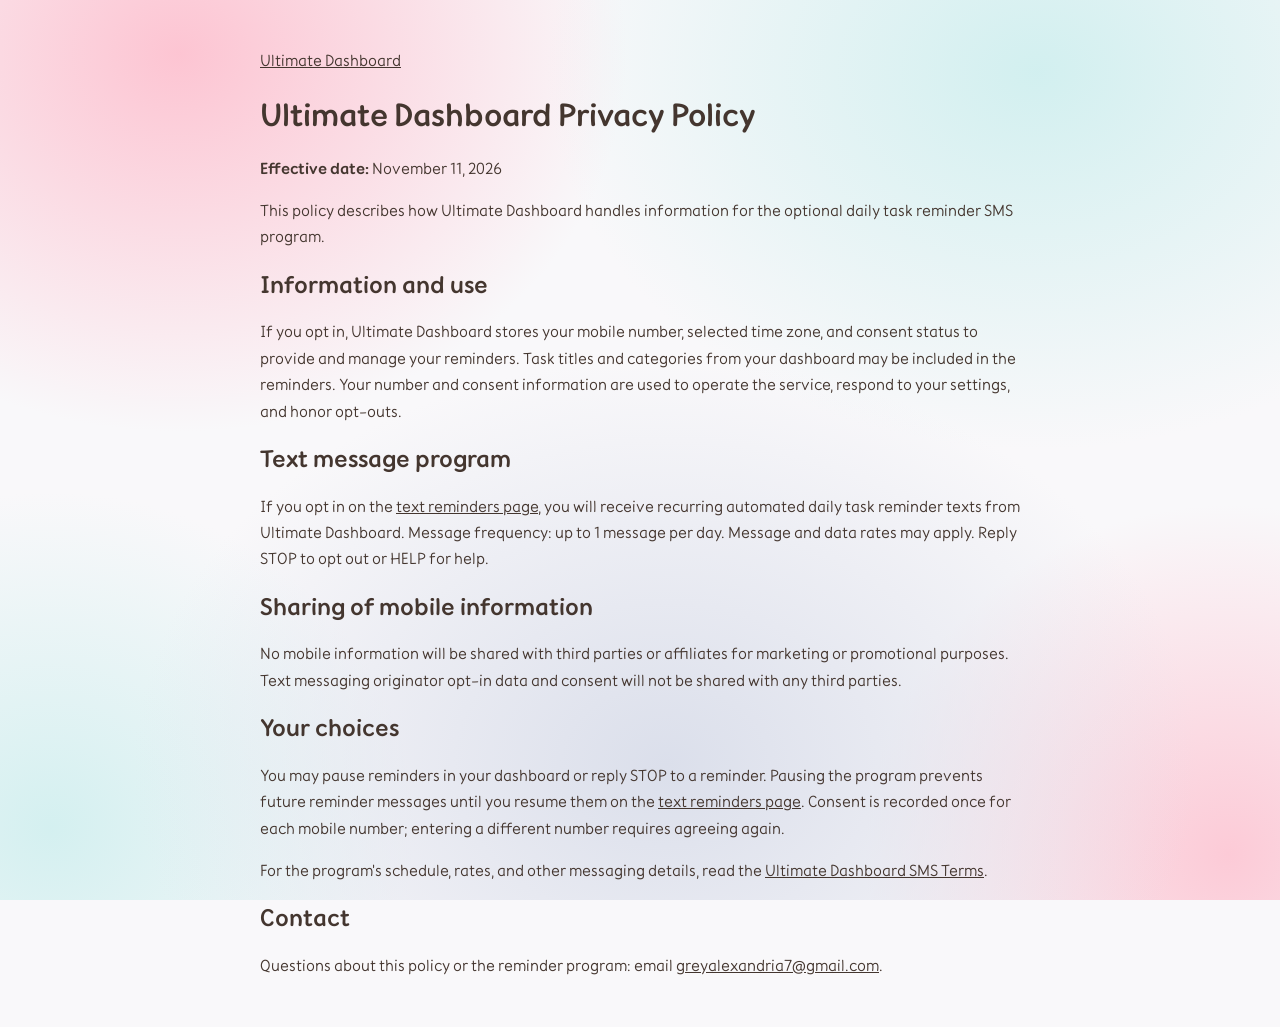
<file: privacy.html>
<!doctype html>
<html lang="en">
<head>
  <meta charset="UTF-8">
  <meta name="viewport" content="width=device-width, initial-scale=1">
  <meta name="description" content="Ultimate Dashboard privacy information for its SMS task reminder program.">
  <title>Privacy Policy | Ultimate Dashboard</title>
  <link rel="stylesheet" href="./theme.css"><link rel="stylesheet" href="./glass.css">
  <style>
    body { max-width: 760px; margin: 0 auto; padding: 32px 20px; color: #44362f; font: 16px/1.65 "Cause", cursive; }
    h1, h2 { line-height: 1.2; }
    a { color: #44362f; }
      body { background:#fff; font-optical-sizing:auto; }
    h1, h2, h3 { font-family:"Cause", cursive; font-weight:672; }
    button.primary { background:#fdbfce !important; color:#44362f !important; border-color:#fdbfce !important; }
  </style>
<link rel="icon" href="./favicon.ico?v=2" sizes="any">
<link rel="icon" href="./favicon-32.png?v=2" type="image/png" sizes="32x32">
<link rel="apple-touch-icon" href="./apple-touch-icon.png?v=2" sizes="180x180">
</head>
<body>
  <main>
    <p><a href="./index.html">Ultimate Dashboard</a></p>
    <h1>Ultimate Dashboard Privacy Policy</h1>
    <p><strong>Effective date:</strong> November 11, 2026</p>
    <p>This policy describes how Ultimate Dashboard handles information for the optional daily task reminder SMS program.</p>
    <h2>Information and use</h2>
    <p>If you opt in, Ultimate Dashboard stores your mobile number, selected time zone, and consent status to provide and manage your reminders. Task titles and categories from your dashboard may be included in the reminders. Your number and consent information are used to operate the service, respond to your settings, and honor opt-outs.</p>
    <h2>Text message program</h2>
    <p>If you opt in on the <a href="./sms-reminders.html">text reminders page</a>, you will receive recurring automated daily task reminder texts from Ultimate Dashboard. Message frequency: up to 1 message per day. Message and data rates may apply. Reply STOP to opt out or HELP for help.</p>
    <h2>Sharing of mobile information</h2>
    <p>No mobile information will be shared with third parties or affiliates for marketing or promotional purposes. Text messaging originator opt-in data and consent will not be shared with any third parties.</p>
    <h2>Your choices</h2>
    <p>You may pause reminders in your dashboard or reply STOP to a reminder. Pausing the program prevents future reminder messages until you resume them on the <a href="./sms-reminders.html">text reminders page</a>. Consent is recorded once for each mobile number; entering a different number requires agreeing again.</p>
    <p>For the program's schedule, rates, and other messaging details, read the <a href="./terms.html">Ultimate Dashboard SMS Terms</a>.</p>
    <h2>Contact</h2>
    <p>Questions about this policy or the reminder program: email <a href="mailto:greyalexandria7@gmail.com">greyalexandria7@gmail.com</a>.</p>
  </main>
</body>
</html>
</file>
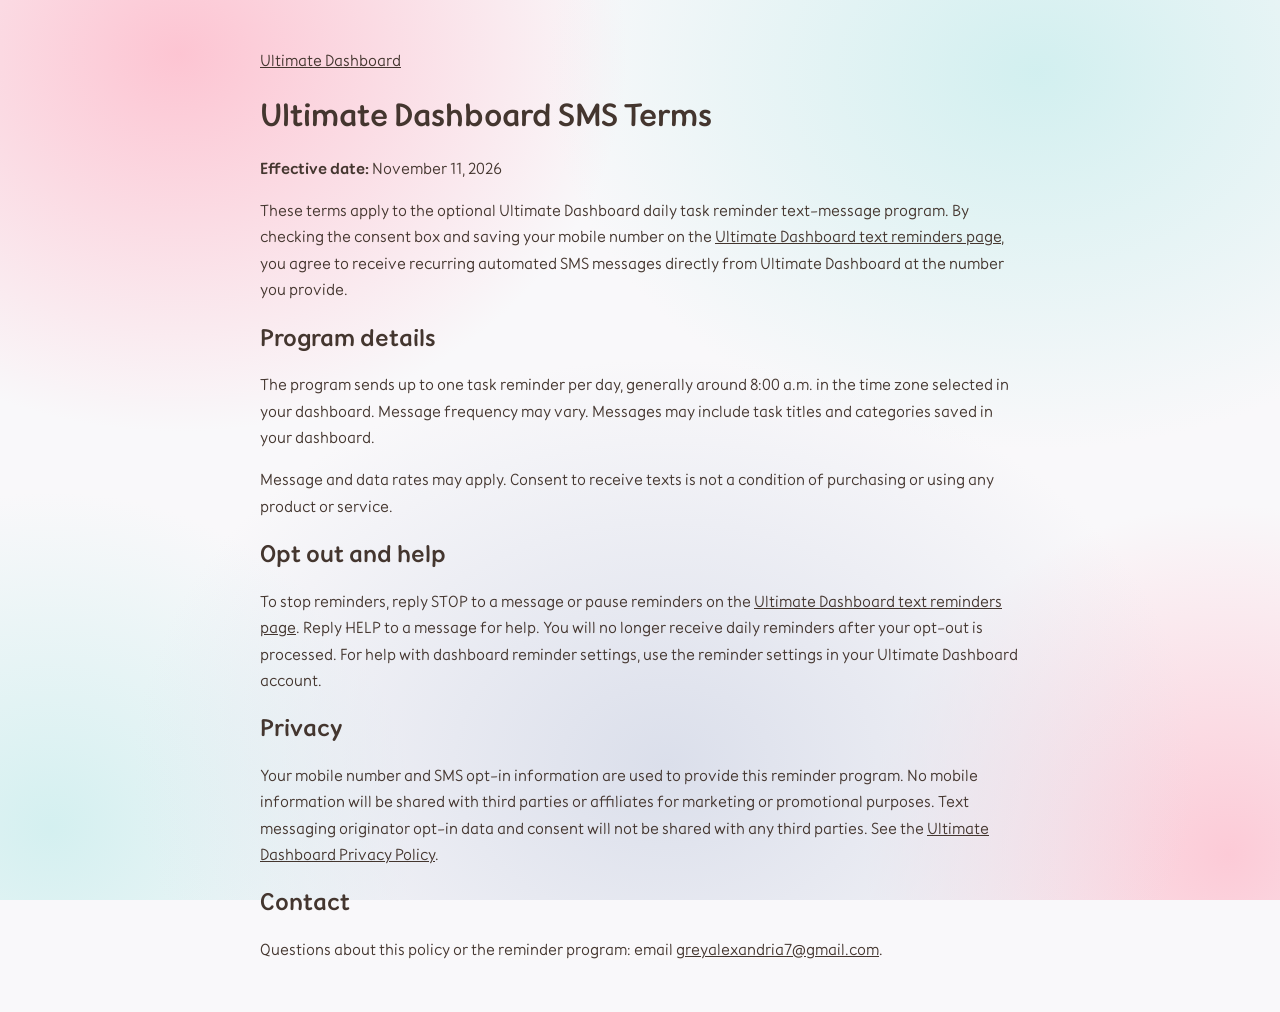
<file: terms.html>
<!doctype html>
<html lang="en">
<head>
  <meta charset="UTF-8">
  <meta name="viewport" content="width=device-width, initial-scale=1">
  <meta name="description" content="Ultimate Dashboard SMS text-message terms for optional daily task reminders.">
  <title>SMS Terms | Ultimate Dashboard</title>
  <link rel="stylesheet" href="./theme.css"><link rel="stylesheet" href="./glass.css">
  <style>
    body { max-width: 760px; margin: 0 auto; padding: 32px 20px; color: #44362f; font: 16px/1.65 "Cause", cursive; }
    h1, h2 { line-height: 1.2; }
    a { color: #44362f; }
      body { background:#fff; font-optical-sizing:auto; }
    h1, h2, h3 { font-family:"Cause", cursive; font-weight:672; }
    button.primary { background:#fdbfce !important; color:#44362f !important; border-color:#fdbfce !important; }
  </style>
<link rel="icon" href="./favicon.ico?v=2" sizes="any">
<link rel="icon" href="./favicon-32.png?v=2" type="image/png" sizes="32x32">
<link rel="apple-touch-icon" href="./apple-touch-icon.png?v=2" sizes="180x180">
</head>
<body>
  <main>
    <p><a href="./index.html">Ultimate Dashboard</a></p>
    <h1>Ultimate Dashboard SMS Terms</h1>
    <p><strong>Effective date:</strong> November 11, 2026</p>
    <p>These terms apply to the optional Ultimate Dashboard daily task reminder text-message program. By checking the consent box and saving your mobile number on the <a href="./sms-reminders.html">Ultimate Dashboard text reminders page</a>, you agree to receive recurring automated SMS messages directly from Ultimate Dashboard at the number you provide.</p>
    <h2>Program details</h2>
    <p>The program sends up to one task reminder per day, generally around 8:00 a.m. in the time zone selected in your dashboard. Message frequency may vary. Messages may include task titles and categories saved in your dashboard.</p>
    <p>Message and data rates may apply. Consent to receive texts is not a condition of purchasing or using any product or service.</p>
    <h2>Opt out and help</h2>
    <p>To stop reminders, reply STOP to a message or pause reminders on the <a href="./sms-reminders.html">Ultimate Dashboard text reminders page</a>. Reply HELP to a message for help. You will no longer receive daily reminders after your opt-out is processed. For help with dashboard reminder settings, use the reminder settings in your Ultimate Dashboard account.</p>
    <h2>Privacy</h2>
    <p>Your mobile number and SMS opt-in information are used to provide this reminder program. No mobile information will be shared with third parties or affiliates for marketing or promotional purposes. Text messaging originator opt-in data and consent will not be shared with any third parties. See the <a href="./privacy.html">Ultimate Dashboard Privacy Policy</a>.</p>
    <h2>Contact</h2>
    <p>Questions about this policy or the reminder program: email <a href="mailto:greyalexandria7@gmail.com">greyalexandria7@gmail.com</a>.</p>
  </main>
</body>
</html>
</file>
<file: theme.css>
/* Ultimate Dashboard · shared theme
   Project palette: #fdbfce pink · #d0efef aqua · #44362f cocoa · #dbdfeb mist
   Font: Cause (self-hosted in fonts/, variable 100–900, SIL OFL). Headers and titles use weight 672. */
@font-face { font-family: "Cause"; font-style: normal; font-display: swap; font-weight: 100 900;
  src: url("./fonts/cause-latin-ext-wght-normal.woff2") format("woff2-variations"), url("./fonts/cause-latin-ext-wght-normal.woff2") format("woff2");
  unicode-range: U+0100-02BA,U+02BD-02C5,U+02C7-02CC,U+02CE-02D7,U+02DD-02FF,U+0304,U+0308,U+0329,U+1D00-1DBF,U+1E00-1E9F,U+1EF2-1EFF,U+2020,U+20A0-20AB,U+20AD-20C0,U+2113,U+2C60-2C7F,U+A720-A7FF; }
@font-face { font-family: "Cause"; font-style: normal; font-display: swap; font-weight: 100 900;
  src: url("./fonts/cause-latin-wght-normal.woff2") format("woff2-variations"), url("./fonts/cause-latin-wght-normal.woff2") format("woff2");
  unicode-range: U+0000-00FF,U+0131,U+0152-0153,U+02BB-02BC,U+02C6,U+02DA,U+02DC,U+0304,U+0308,U+0329,U+2000-206F,U+20AC,U+2122,U+2191,U+2193,U+2212,U+2215,U+FEFF,U+FFFD; }
.cause-body { font-family: "Cause", cursive; font-optical-sizing: auto; font-weight: 400; font-style: normal; }
.cause-title { font-family: "Cause", cursive; font-optical-sizing: auto; font-weight: 672; font-style: normal; }

html body, body button, body input, body select, body textarea,
body .font-serif, body .font-sans, body .font-mono:not(code) {
  font-family: "Cause", cursive !important;
  font-optical-sizing: auto;
}
body h1, body h2, body h3, body h4, body h5, body h6,
body .headline, body .display, body .stat-number, body .dashboard-brand, body .brand {
  font-family: "Cause", cursive !important;
  font-weight: 672 !important;
  font-style: normal;
}
:focus-visible { outline-color: #fdbfce !important; }
.dashboard-sync-status[data-connected="true"]::before { background: #d0efef !important; }

/* Budget page */
.budget-page .dashboard-page-content { padding: 43px clamp(14px, 5vw, 76px) 70px; }
.budget-page-intro { max-width: 640px; margin: 0 auto 18px; }
.budget-page-intro h1 { font-size: clamp(30px, 4vw, 44px); line-height: 1.1; margin: 6px 0; color: #44362f; letter-spacing: -.03em; }
.budget-page-intro p { margin: 0; color: #807672; }
budget-app { display: block; max-width: 760px; margin: 0 auto; }
.overview-budget-card { background: #fdbfce !important; border-color: #fdbfce !important; }

/* Finances replaces the old weekly and monthly money views */
.legacy-finance, .legacy-finance-card { display: none !important; }
.finance-shortcut { display: flex; align-items: center; justify-content: space-between; gap: 16px; margin: 0 0 14px; padding: 16px 20px;
  border-radius: 18px; background: #fdbfce; color: #44362f; text-decoration: none; transition: transform .15s ease; }
.finance-shortcut:hover { transform: translateY(-1px); }
.finance-shortcut strong { display: block; font-weight: 672; font-size: 16px; }
.finance-shortcut span span { display: block; font-size: 14px; color: #6b5d55; margin-top: 2px; }
.finance-shortcut > span[aria-hidden] { font-size: 22px; font-weight: 672; }
#page-4 .finance-shortcut:last-of-type { margin-bottom: 36px; }

/* Week in Depth: tasks, tracked habits, spending overview */
.wid-task-list, .wid-habit-list, .wid-txn-list { list-style: none; margin: 0 0 8px; padding: 0; }
.wid-task, .wid-habit { display: flex; gap: 8px; align-items: flex-start; padding: 6px 0; border-top: 1px solid #eff1f6; font-size: 13px; color: #44362f; }
.wid-task:first-child, .wid-habit:first-child { border-top: 0; }
.wid-check { flex: none; width: 18px; height: 18px; border-radius: 9px; border: 1.5px solid #a29a97; display: grid; place-items: center; font-size: 11px; line-height: 1; }
.wid-check.on, .wid-task.done .wid-check { background: #d0efef; border-color: #44362f; color: #44362f; }
.wid-task-main, .wid-txn-main { display: flex; flex-direction: column; min-width: 0; }
.wid-task-title { font-weight: 500; overflow-wrap: anywhere; }
.wid-task.done .wid-task-title { text-decoration: line-through; color: #a29a97; }
.wid-task-meta, .wid-txn-meta { font-size: 11px; color: #807672; }
.wid-spend { border-radius: 14px; background: #fff; border: 1px solid #dbdfeb; padding: 0; overflow: hidden; }
.wid-spend > summary { list-style: none; cursor: pointer; display: flex; align-items: center; justify-content: space-between; gap: 8px;
  padding: 10px 12px; background: #fdbfce; color: #44362f; font-size: 12px; font-weight: 672; letter-spacing: .02em; }
.wid-spend > summary::-webkit-details-marker { display: none; }
.wid-spend > summary::after { content: "▾"; font-size: 12px; transition: transform .15s ease; }
.wid-spend[open] > summary::after { transform: rotate(180deg); }
.wid-spend-title { flex: 1; }
.wid-spend-total { font-size: 14px; font-weight: 672; font-variant-numeric: tabular-nums; }
.wid-spend.over .wid-spend-total::before { content: "▲ "; font-size: 10px; }
.wid-spend-body { padding: 10px 12px 12px; }
.wid-spend-stats { display: flex; flex-wrap: wrap; gap: 4px 12px; font-size: 12px; color: #807672; margin-bottom: 8px; }
.wid-spend-stats b { color: #44362f; font-weight: 672; }
.wid-txn { display: flex; justify-content: space-between; gap: 10px; padding: 6px 0; border-top: 1px solid #eff1f6; font-size: 13px; }
.wid-txn:first-child { border-top: 0; }
.wid-txn-title { overflow-wrap: anywhere; }
.wid-txn-amt { font-weight: 672; font-variant-numeric: tabular-nums; white-space: nowrap; }
.wid-txn-amt.refund { color: #807672; }
.wid-note { font-size: 12px; color: #807672; margin: 0 0 8px; }
.wid-add { width: 100%; border: 0; border-radius: 10px; padding: 8px 10px; background: #d0efef; color: #44362f; font-size: 12px; font-weight: 672; cursor: pointer; }
.optional-hint { font-weight: 400; color: #807672; font-size: .85em; }
#task-form input[type="date"], #task-form input[type="time"] {
  width: 100%; min-height: 46px; border: 1px solid #dbdfeb; border-radius: 12px; padding: 10px 12px;
  background: #fff; color: #44362f; font: inherit; }
#task-form input[type="date"]:focus, #task-form input[type="time"]:focus { outline: 2px solid #fdbfce; border-color: #fdbfce; }
/* task form: title on its own row, then two fields per row */
#task-form .form-grid { grid-template-columns: repeat(2, minmax(0, 1fr)); }
#task-form .form-grid > div:first-child { grid-column: 1 / -1; }

/* Workout Tracker (page 2) */
.workout-page .dashboard-page-content { padding: 43px clamp(14px, 5vw, 76px) 70px; }
.workout-page .budget-page-intro { max-width: none; margin: 0 0 22px; }
.workout-app { color: #44362f; }
.wo-toolbar { display: flex; flex-wrap: wrap; align-items: center; justify-content: space-between; gap: 12px; margin-bottom: 16px; }
.wo-nav { display: flex; gap: 8px; flex-wrap: wrap; }
.wo-nav button { padding: 9px 16px; font-size: 14px; font-weight: 500; background: #fff; color: #44362f; border: 1px solid #dbdfeb; border-radius: 999px; cursor: pointer; }
.wo-nav button:disabled { opacity: .5; cursor: default; }
.wo-range { margin: 0; font-size: 20px; font-weight: 672; }
.wo-stats { display: grid; grid-template-columns: repeat(3, minmax(0, 1fr)) minmax(0, 2fr); gap: 14px; margin-bottom: 18px; }
.wo-stat { background: #fff; border: 1px solid #dbdfeb; border-radius: 22px; padding: 16px 18px; display: flex; flex-direction: column; gap: 2px; }
.wo-stat.pink { background: #fdbfce; } .wo-stat.aqua { background: #d0efef; }
.wo-stat b { font-size: 30px; font-weight: 672; line-height: 1.1; font-variant-numeric: tabular-nums; }
.wo-stat b small { font-size: 16px; font-weight: 500; opacity: .6; }
.wo-stat span { font-size: 13px; color: #6b5d55; }
.wo-top-label { font-size: 12px !important; letter-spacing: .1em; text-transform: uppercase; font-weight: 672; color: #44362f !important; }
.wo-mix { display: flex; flex-wrap: wrap; gap: 6px; margin-top: 6px; }
.wo-tag { background: #eff1f6; border-radius: 999px; padding: 4px 10px; font-size: 12px !important; color: #44362f !important; }
.wo-empty { margin-top: 6px; }
.wo-week { display: grid; grid-template-columns: repeat(auto-fill, minmax(250px, 1fr)); gap: 14px; }
.wo-day { background: #fff; border: 1px solid #dbdfeb; border-radius: 22px; padding: 16px; }
.wo-day.is-today { outline: 2px solid #fdbfce; outline-offset: -2px; }
.wo-day-head { display: flex; align-items: flex-start; justify-content: space-between; gap: 8px; margin-bottom: 12px; }
.wo-day-head h3 { margin: 0; font-size: 18px; font-weight: 672; }
.wo-day-head p { margin: 2px 0 0; font-size: 12px; color: #807672; }
.wo-day-sum { font-size: 12px; font-weight: 600; background: #eff1f6; border-radius: 999px; padding: 4px 10px; white-space: nowrap; }
.wo-day.is-rest .wo-day-sum { background: #d0efef; }
.wo-chips { display: flex; flex-wrap: wrap; gap: 6px; }
.wo-chip { display: inline-flex; align-items: center; gap: 6px; border: 1px solid #dbdfeb; background: #fff; color: #44362f; border-radius: 999px;
  padding: 7px 12px; font: inherit; font-size: 13px; cursor: pointer; transition: background-color .12s ease, transform .12s ease; }
.wo-chip:hover { transform: translateY(-1px); }
.wo-chip.on { background: #fdbfce; border-color: #fdbfce; font-weight: 600; }
.wo-chip.rest.on { background: #d0efef; border-color: #d0efef; }
.wo-chip:focus-visible { outline: 2px solid #44362f; outline-offset: 2px; }
.wo-status { min-height: 20px; margin-top: 14px; font-size: 13px; color: #807672; }
@media (max-width: 760px) { .wo-stats { grid-template-columns: repeat(3, minmax(0, 1fr)); } .wo-stat.wide { grid-column: 1 / -1; } }
</file>
<file: glass.css>
/* Ultimate Dashboard · Liquid Glass skin
   Visual layer only: surfaces, colours, borders, shadows, radii and icons.
   It doesn't move, resize, add or remove anything, and it doesn't touch data.
   Delete the <link> to glass.css in index.html to switch back to the flat look.
   Tokens come from the "Ultimate Dashboard — Liquid Glass" design spec. */

:root {
  --g-ink: #44362f;
  --g-canvas: #f9f8fa;
  --g-pink: #fdbfce; --g-aqua: #d0efef; --g-mist: #dbdfeb; --g-white: #ffffff;
  /* Glass/Pane: big surfaces (sidebar, panels, cards) */
  --g-pane: linear-gradient(180deg, rgba(255,255,255,.6) 0%, rgba(255,255,255,.05) 50%, rgba(255,255,255,.2) 100%);
  --g-pane-shadow: 0 16px 40px -8px rgba(68,54,47,.08), inset 0 1px 1px rgba(255,255,255,.9), inset 0 0 0 1.5px rgba(255,255,255,.95);
  /* Glass/Raised: pills, buttons, fields, icon bubbles */
  --g-raised: linear-gradient(180deg, rgba(255,255,255,.7) 0%, rgba(255,255,255,.08) 55%, rgba(255,255,255,.25) 100%);
  --g-raised-shadow: 0 10px 28px -4px rgba(68,54,47,.1), inset 0 -3px 8px rgba(68,54,47,.06), inset 0 2px 2px rgba(255,255,255,.95), inset 0 0 0 1.5px rgba(255,255,255,.95);
  --g-edge: 1.5px solid #ffffff;
  --g-r-pane: 28px; --g-r-row: 16px; --g-r-pill: 999px;
}

/* ---------- canvas: soft colour blobs behind everything ---------- */
html, body { background-color: var(--g-canvas) !important; }
body::before {
  content: ""; position: fixed; inset: 0; z-index: -1; pointer-events: none;
  background:
    radial-gradient(44vw 60vh at 14% 6%,  rgba(253,191,206,.9)  0%, rgba(253,191,206,0) 70%),
    radial-gradient(48vw 60vh at 81% 8%,  rgba(208,239,239,.95) 0%, rgba(208,239,239,0) 70%),
    radial-gradient(52vw 64vh at 52% 85%, rgba(219,223,235,1)   0%, rgba(219,223,235,0) 70%),
    radial-gradient(36vw 56vh at 96% 95%, rgba(253,191,206,.8)  0%, rgba(253,191,206,0) 70%),
    radial-gradient(36vw 54vh at 4% 92%,  rgba(208,239,239,.9)  0%, rgba(208,239,239,0) 70%),
    var(--g-canvas);
}
/* page shells let the canvas show through (their size and grid are unchanged) */
.dashboard-layout, .dashboard-page-content, .app-shell, .shell, .app-wrapper,
[id^="page-"], #page-5 header.canva-header, .day-head {
  background-color: transparent !important;
}

/* ---------- sidebar: frosted pane, ink text, glass pill on hover ---------- */
.dashboard-sidebar {
  background: var(--g-pane), rgba(255,255,255,.72) !important;
  -webkit-backdrop-filter: blur(20px); backdrop-filter: blur(20px);
  box-shadow: var(--g-pane-shadow);
  color: var(--g-ink) !important;
  border-radius: 0 var(--g-r-pane) var(--g-r-pane) 0;
}
.dashboard-sidebar .dashboard-brand, .dashboard-sidebar .dashboard-sidebar-note,
.dashboard-sidebar .dashboard-sync-status { color: var(--g-ink) !important; }
.dashboard-sidebar .dashboard-sidebar-note, .dashboard-sidebar .dashboard-sync-status { opacity: .65; }
.dashboard-page-link {
  display: flex !important; align-items: center; gap: 8px;
  color: var(--g-ink) !important; font-weight: 500 !important;
  border-radius: var(--g-r-pill) !important;
  transition: background-color .15s ease, box-shadow .15s ease;
}
.dashboard-page-link:hover, .dashboard-page-link:focus-visible {
  background: var(--g-raised), var(--g-pink) !important;
  border-color: #fff; box-shadow: var(--g-raised-shadow);
}
.dashboard-sign-out {
  background: var(--g-raised), var(--g-pink) !important; color: var(--g-ink) !important;
  border-color: #fff !important; border-radius: var(--g-r-pill) !important; box-shadow: var(--g-raised-shadow);
}
/* 24px line icons, 1.8 stroke, picked by link target */
.dashboard-page-link::before {
  content: ""; flex: none; width: 18px; height: 18px; margin: -4px 0; background-color: currentColor;
  -webkit-mask: var(--g-icon) center / contain no-repeat; mask: var(--g-icon) center / contain no-repeat;
}
.dashboard-page-link[href="#page-1"] { --g-icon: url("data:image/svg+xml,%3Csvg xmlns='http://www.w3.org/2000/svg' viewBox='0 0 24 24' fill='none' stroke='black' stroke-width='1.8' stroke-linecap='round' stroke-linejoin='round'%3E%3Cpath d='M4.5 10.5 12 4.5l7.5 6V20h-15z'/%3E%3Cpath d='M9.5 20v-5h5v5'/%3E%3C/svg%3E"); }
.dashboard-page-link[href="#page-2"] { --g-icon: url("data:image/svg+xml,%3Csvg xmlns='http://www.w3.org/2000/svg' viewBox='0 0 24 24' fill='none' stroke='black' stroke-width='1.8' stroke-linejoin='round'%3E%3Crect x='4.5' y='4.5' width='6' height='6' rx='1.5'/%3E%3Crect x='13.5' y='4.5' width='6' height='6' rx='1.5'/%3E%3Crect x='4.5' y='13.5' width='6' height='6' rx='1.5'/%3E%3Crect x='13.5' y='13.5' width='6' height='6' rx='1.5'/%3E%3C/svg%3E"); }
.dashboard-page-link[href="#page-6"] { --g-icon: url("data:image/svg+xml,%3Csvg xmlns='http://www.w3.org/2000/svg' viewBox='0 0 24 24' fill='none' stroke='black' stroke-width='1.8' stroke-linecap='round' stroke-linejoin='round'%3E%3Crect x='4' y='5.5' width='16' height='15' rx='2.5'/%3E%3Cpath d='M4 10h16M8.5 3.5v4M15.5 3.5v4'/%3E%3C/svg%3E"); }
.dashboard-page-link[href="#page-3"] { --g-icon: url("data:image/svg+xml,%3Csvg xmlns='http://www.w3.org/2000/svg' viewBox='0 0 24 24' fill='none' stroke='black' stroke-width='1.8' stroke-linejoin='round'%3E%3Cpath d='M12 4c.6 4 2 5.4 7 6-5 .6-6.4 2-7 8-.6-6-2-7.4-7-8 5-.6 6.4-2 7-6z'/%3E%3C/svg%3E"); }
.dashboard-page-link[href="#page-7"] { --g-icon: url("data:image/svg+xml,%3Csvg xmlns='http://www.w3.org/2000/svg' viewBox='0 0 24 24' fill='none' stroke='black' stroke-width='1.8' stroke-linecap='round' stroke-linejoin='round'%3E%3Crect x='3.5' y='6' width='17' height='13' rx='2.5'/%3E%3Cpath d='M15 12.5h5.5'/%3E%3Ccircle cx='16' cy='12.5' r='.6'/%3E%3C/svg%3E"); }
.dashboard-page-link[href="#page-4"] { --g-icon: url("data:image/svg+xml,%3Csvg xmlns='http://www.w3.org/2000/svg' viewBox='0 0 24 24' fill='none' stroke='black' stroke-width='1.8' stroke-linecap='round' stroke-linejoin='round'%3E%3Cpath d='M5 19V12M10 19V7M15 19v-5M20 19V9'/%3E%3C/svg%3E"); }
.dashboard-page-link[href="#page-5"] { --g-icon: url("data:image/svg+xml,%3Csvg xmlns='http://www.w3.org/2000/svg' viewBox='0 0 24 24' fill='none' stroke='black' stroke-width='1.8' stroke-linecap='round' stroke-linejoin='round'%3E%3Cpath d='M5 5.5A2 2 0 0 1 7 3.5h11v17H7a2 2 0 0 1-2-2z'/%3E%3Cpath d='M5 18.5a2 2 0 0 1 2-2h11'/%3E%3C/svg%3E"); }
.dashboard-page-link[href$="sms-reminders.html"] { --g-icon: url("data:image/svg+xml,%3Csvg xmlns='http://www.w3.org/2000/svg' viewBox='0 0 24 24' fill='none' stroke='black' stroke-width='1.8' stroke-linecap='round' stroke-linejoin='round'%3E%3Cpath d='M6 16.5V11a6 6 0 0 1 12 0v5.5l1.5 1.5h-15z'/%3E%3Cpath d='M10 20.5h4'/%3E%3C/svg%3E"); }

/* ---------- panes: panels and cards keep their own tint ---------- */
.canva-panel, .panel, .surface, .canva-card.stat, .canva-card.day-card, .auth-card,
.canva-card.rounded-2xl, section.canva-card, .iphone-install-note {
  background-image: var(--g-pane) !important;
  border-color: #fff !important;
  box-shadow: var(--g-pane-shadow) !important;
  border-radius: var(--g-r-pane) !important;
}
.canva-card.day-card { overflow: hidden; }
.day-head { box-shadow: inset 0 -1px 0 rgba(255,255,255,.9); }
.finance-shortcut {
  background: var(--g-pane), var(--g-pink) !important;
  border-color: #fff; box-shadow: var(--g-pane-shadow); border-radius: var(--g-r-pane) !important;
}

/* ---------- buttons: liquid-glass pills ---------- */
.canva-button, .small-btn, button.filter, .wid-add, .day-button {
  border-color: #fff !important;
  box-shadow: var(--g-raised-shadow) !important;
  border-radius: var(--g-r-pill) !important;
}
.canva-button.primary, .canva-button.action {
  background: var(--g-raised), var(--g-pink) !important; color: var(--g-ink) !important;
}
.canva-button.secondary, .small-btn, button.filter {
  background: var(--g-raised), var(--g-white) !important; color: var(--g-ink) !important;
}
button.filter.active, button.filter[aria-pressed="true"] { background: var(--g-raised), var(--g-pink) !important; }
.wid-add { background: var(--g-raised), var(--g-aqua) !important; }
.canva-button:hover, .small-btn:hover, .wid-add:hover { filter: brightness(1.02); }

/* ---------- fields: frosted, pill-shaped on one line ---------- */
.canva-input, .canva-dropdown, .field, .small-control, select.rounded-xl, #task-form input[type="date"], #task-form input[type="time"] {
  background: var(--g-raised), var(--g-white) !important;
  border-color: #fff !important;
  box-shadow: var(--g-raised-shadow) !important;
  border-radius: var(--g-r-pill) !important;
  color: var(--g-ink);
}
textarea, textarea.field, textarea.canva-input, .task-notes {
  background: var(--g-raised), var(--g-white) !important;
  border-color: #fff !important; box-shadow: var(--g-raised-shadow) !important;
  border-radius: var(--g-r-row) !important;
}
.canva-input:focus, .canva-dropdown:focus, .field:focus, .small-control:focus, textarea:focus {
  outline: 2px solid var(--g-pink) !important; outline-offset: 1px;
}

/* ---------- tags and chips ---------- */
.canva-tag, .task-category {
  background-image: var(--g-raised) !important; border-color: #fff; box-shadow: var(--g-raised-shadow);
  border-radius: var(--g-r-pill) !important;
}

/* ---------- task rows: glass row with a glass checkbox ---------- */
.task-row {
  background: var(--g-raised), var(--g-white) !important; border-color: #fff !important;
  box-shadow: var(--g-raised-shadow); border-radius: var(--g-r-row) !important;
}
.task-row.done .task-name { opacity: .55; }
.task-check {
  -webkit-appearance: none; appearance: none; cursor: pointer; box-sizing: border-box;
  width: 22px; height: 22px; flex: none; border-radius: 7px;
  background: var(--g-raised), var(--g-white); border: 1.5px solid var(--g-ink); box-shadow: var(--g-raised-shadow);
}
.task-check:checked {
  background: url("data:image/svg+xml,%3Csvg xmlns='http://www.w3.org/2000/svg' viewBox='0 0 24 24' fill='none' stroke='%2344362f' stroke-width='2.4' stroke-linecap='round' stroke-linejoin='round'%3E%3Cpath d='m6 12.5 4 4 8-9'/%3E%3C/svg%3E") center / 16px no-repeat, var(--g-raised), var(--g-pink);
}

/* ---------- Week in Depth extras ---------- */
.wid-spend { border-color: #fff !important; box-shadow: var(--g-raised-shadow); border-radius: var(--g-r-row) !important; background: var(--g-raised), var(--g-white) !important; }
.wid-spend > summary { background: var(--g-raised), var(--g-pink) !important; }
.wid-check { background: var(--g-raised), var(--g-white); border-color: var(--g-ink); box-shadow: var(--g-raised-shadow); border-radius: 7px; }
.wid-check.on, .wid-task.done .wid-check { background: var(--g-raised), var(--g-pink); }

/* ---------- Finances page wrapper (the app itself is styled by glass-finances.css) ---------- */
budget-app { border-radius: var(--g-r-pane); box-shadow: var(--g-pane-shadow); }

/* ---------- standalone pages (text reminders, terms, privacy) ---------- */
main > .card, main > section.card {
  background: var(--g-pane), rgba(255,255,255,.85) !important; border-color: #fff !important;
  box-shadow: var(--g-pane-shadow); border-radius: var(--g-r-pane) !important;
}
main > .card.soft { background: var(--g-pane), var(--g-aqua) !important; }
main input[type=text], main input[type=email], main input[type=password], main input[type=tel] {
  background: var(--g-raised), var(--g-white) !important; border-color: #fff !important;
  box-shadow: var(--g-raised-shadow); border-radius: var(--g-r-pill) !important;
}
main button.primary, main button.secondary {
  border-color: #fff !important; box-shadow: var(--g-raised-shadow); border-radius: var(--g-r-pill) !important; color: var(--g-ink) !important;
}
main button.primary { background: var(--g-raised), var(--g-pink) !important; }
main button.secondary { background: var(--g-raised), var(--g-white) !important; }

@media (prefers-reduced-transparency: reduce) {
  .dashboard-sidebar { -webkit-backdrop-filter: none; backdrop-filter: none; background: #fff !important; }
}

/* ---------- Workout Tracker and Tasks pages ---------- */
.wo-stat, .wo-day {
  background-image: var(--g-pane) !important; border-color: #fff !important;
  box-shadow: var(--g-pane-shadow) !important; border-radius: var(--g-r-pane) !important;
}
.wo-chip, .wo-nav button, .wo-day-sum, .wo-tag {
  background-image: var(--g-raised) !important; border-color: #fff !important; box-shadow: var(--g-raised-shadow) !important;
}
.dashboard-page-link[href="#page-2"] { --g-icon: url("data:image/svg+xml,%3Csvg xmlns='http://www.w3.org/2000/svg' viewBox='0 0 24 24' fill='none' stroke='black' stroke-width='1.8' stroke-linecap='round' stroke-linejoin='round'%3E%3Cpath d='M6.5 8v8M4 10v4M17.5 8v8M20 10v4M6.5 12h11'/%3E%3C/svg%3E"); }
.dashboard-page-link[href="#page-8"] { --g-icon: url("data:image/svg+xml,%3Csvg xmlns='http://www.w3.org/2000/svg' viewBox='0 0 24 24' fill='none' stroke='black' stroke-width='1.8' stroke-linecap='round' stroke-linejoin='round'%3E%3Crect x='4' y='4' width='16' height='16' rx='3'/%3E%3Cpath d='m8 12 3 3 5-6'/%3E%3C/svg%3E"); }

/* =====================================================================
   Liquid Glass mockup layer (from ultimate-dashboard-glass-mockup,
   css/mockup.css Part 1). Styles only: no data, wording or page content changes.
   Adapted for the live site: blobs stay fixed while you scroll, and the
   floating sidebar applies above 850px (phones keep the top bar).
   ===================================================================== */

/* Pastel blobs behind every page: size, position, then colour fading to clear */
/* isolation keeps the blob layer above the page's own background (no layout effect) */
body { isolation: isolate; }
body::before {
  position: fixed !important;
  inset: 0 !important;
  background:
    radial-gradient(640px 540px at 14% 6%,  rgba(253,191,206,.9)  0%, rgba(253,191,206,0) 70%),  /* pink, top left */
    radial-gradient(700px 540px at 81% 8%,  rgba(208,239,239,.95) 0%, rgba(208,239,239,0) 70%),  /* mint, top right */
    radial-gradient(760px 580px at 52% 85%, rgba(219,223,235,1)   0%, rgba(219,223,235,0) 70%),  /* mist, bottom middle */
    radial-gradient(520px 500px at 96% 95%, rgba(253,191,206,.8)  0%, rgba(253,191,206,0) 70%),  /* pink, bottom right */
    radial-gradient(520px 480px at 4% 92%,  rgba(208,239,239,.9)  0%, rgba(208,239,239,0) 70%)   /* mint, bottom left */
    !important;
  background-color: #f9f8fa !important;
}

/* Floating sidebar: inset 24px with fully rounded corners (column grows 235px -> 259px) */
@media (min-width: 851px) {
  .dashboard-layout.dashboard-layout { grid-template-columns: 259px minmax(0, 1fr) !important; }
  .dashboard-sidebar {
    margin: 24px 0 24px 24px;
    border-radius: 28px !important;
    background:
      linear-gradient(180deg, rgba(255,255,255,.6) 0%, rgba(255,255,255,.05) 50%, rgba(255,255,255,.2) 100%),
      rgba(255,255,255,.5) !important;
  }
}

/* Glass checkboxes everywhere (task rows have their own above) */
input[type=checkbox]:not(.task-check) {
  -webkit-appearance: none;
  appearance: none;
  width: 20px;
  height: 20px;
  border-radius: 7px;
  border: 1.5px solid #44362f;
  background: linear-gradient(180deg, rgba(255,255,255,.7), rgba(255,255,255,.08) 55%, rgba(255,255,255,.25)), #fff;
  box-shadow: 0 10px 28px -4px rgba(68,54,47,.1), inset 0 2px 2px rgba(255,255,255,.95);
  vertical-align: middle;
  cursor: pointer;
}
input[type=checkbox]:not(.task-check):checked {
  background:
    url("data:image/svg+xml,%3Csvg xmlns='http://www.w3.org/2000/svg' viewBox='0 0 24 24' fill='none' stroke='%2344362f' stroke-width='2.4' stroke-linecap='round' stroke-linejoin='round'%3E%3Cpath d='m6 12.5 4 4 8-9'/%3E%3C/svg%3E") center / 15px no-repeat,
    linear-gradient(180deg, rgba(255,255,255,.7), rgba(255,255,255,.08) 55%, rgba(255,255,255,.25)),
    #fdbfce;
}
input[type=checkbox]:not(.task-check):focus-visible { outline: 2px solid #fdbfce; outline-offset: 2px; }
</file>
